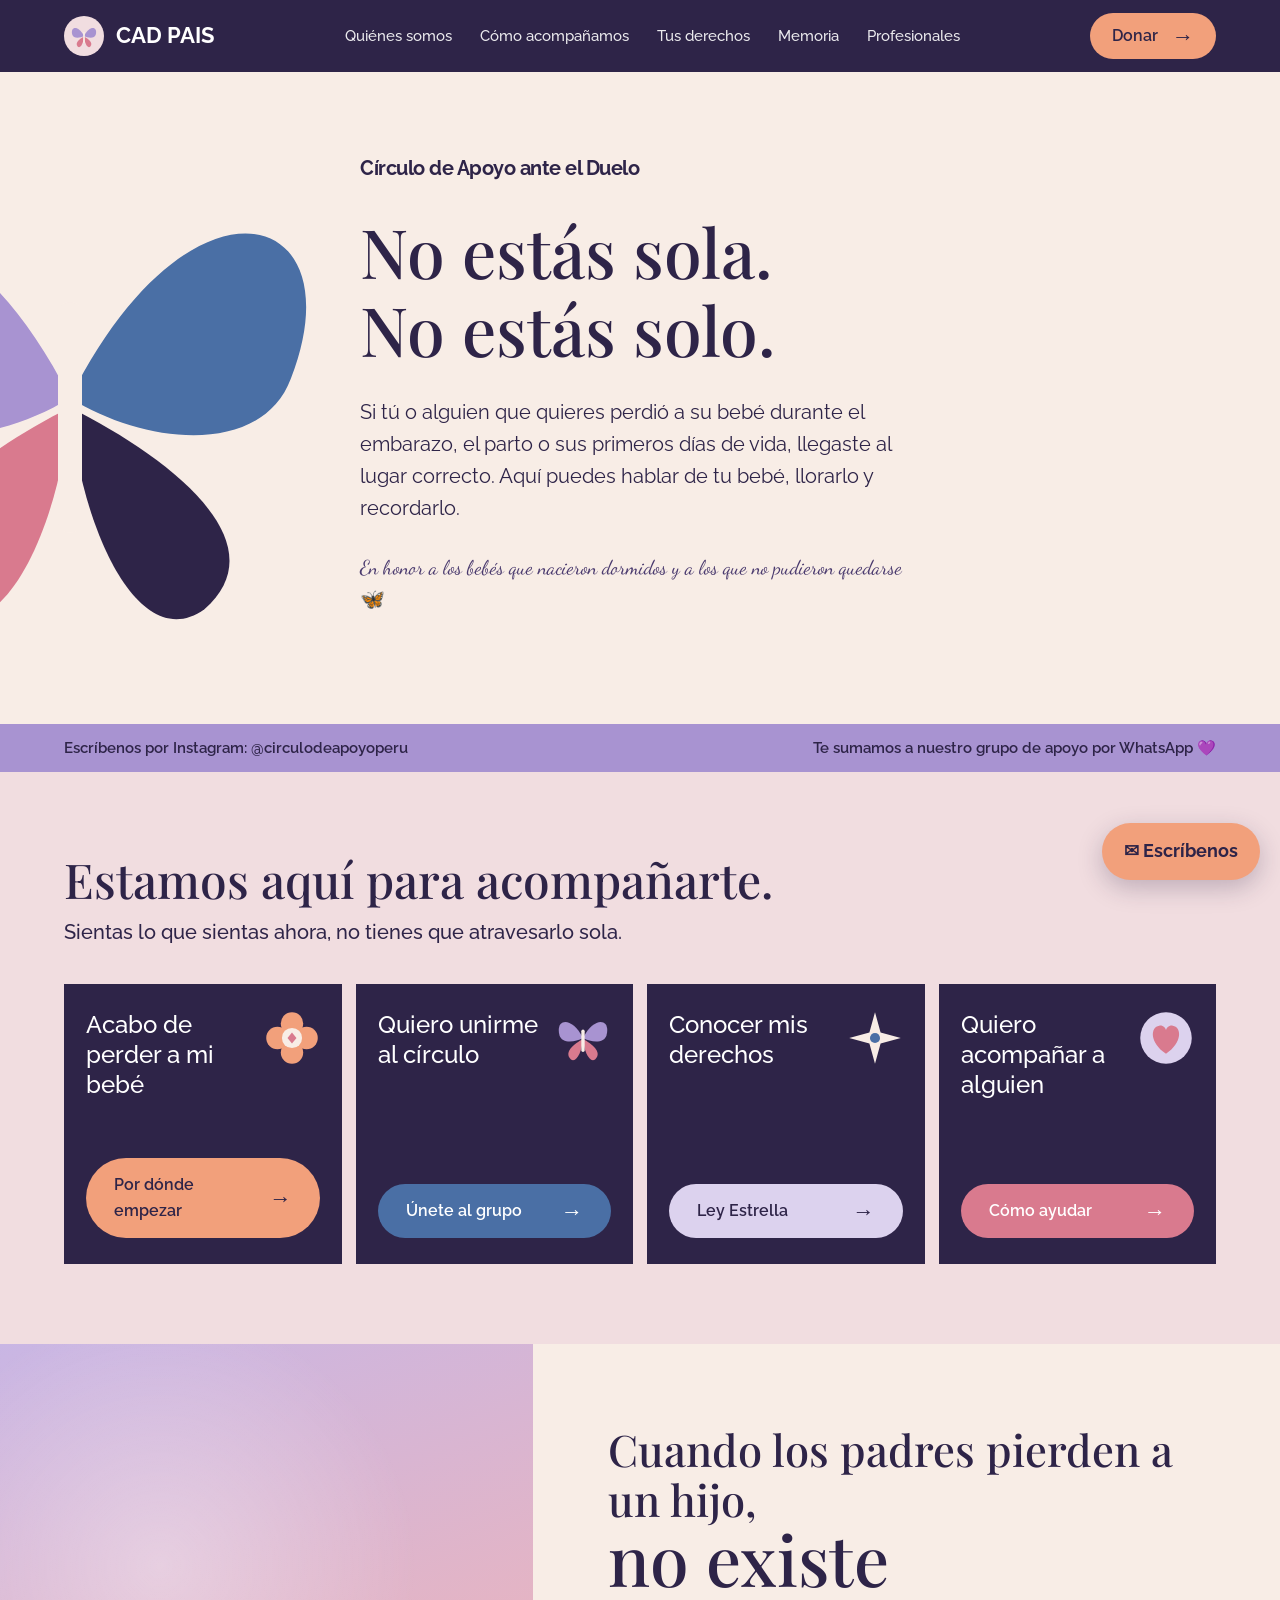
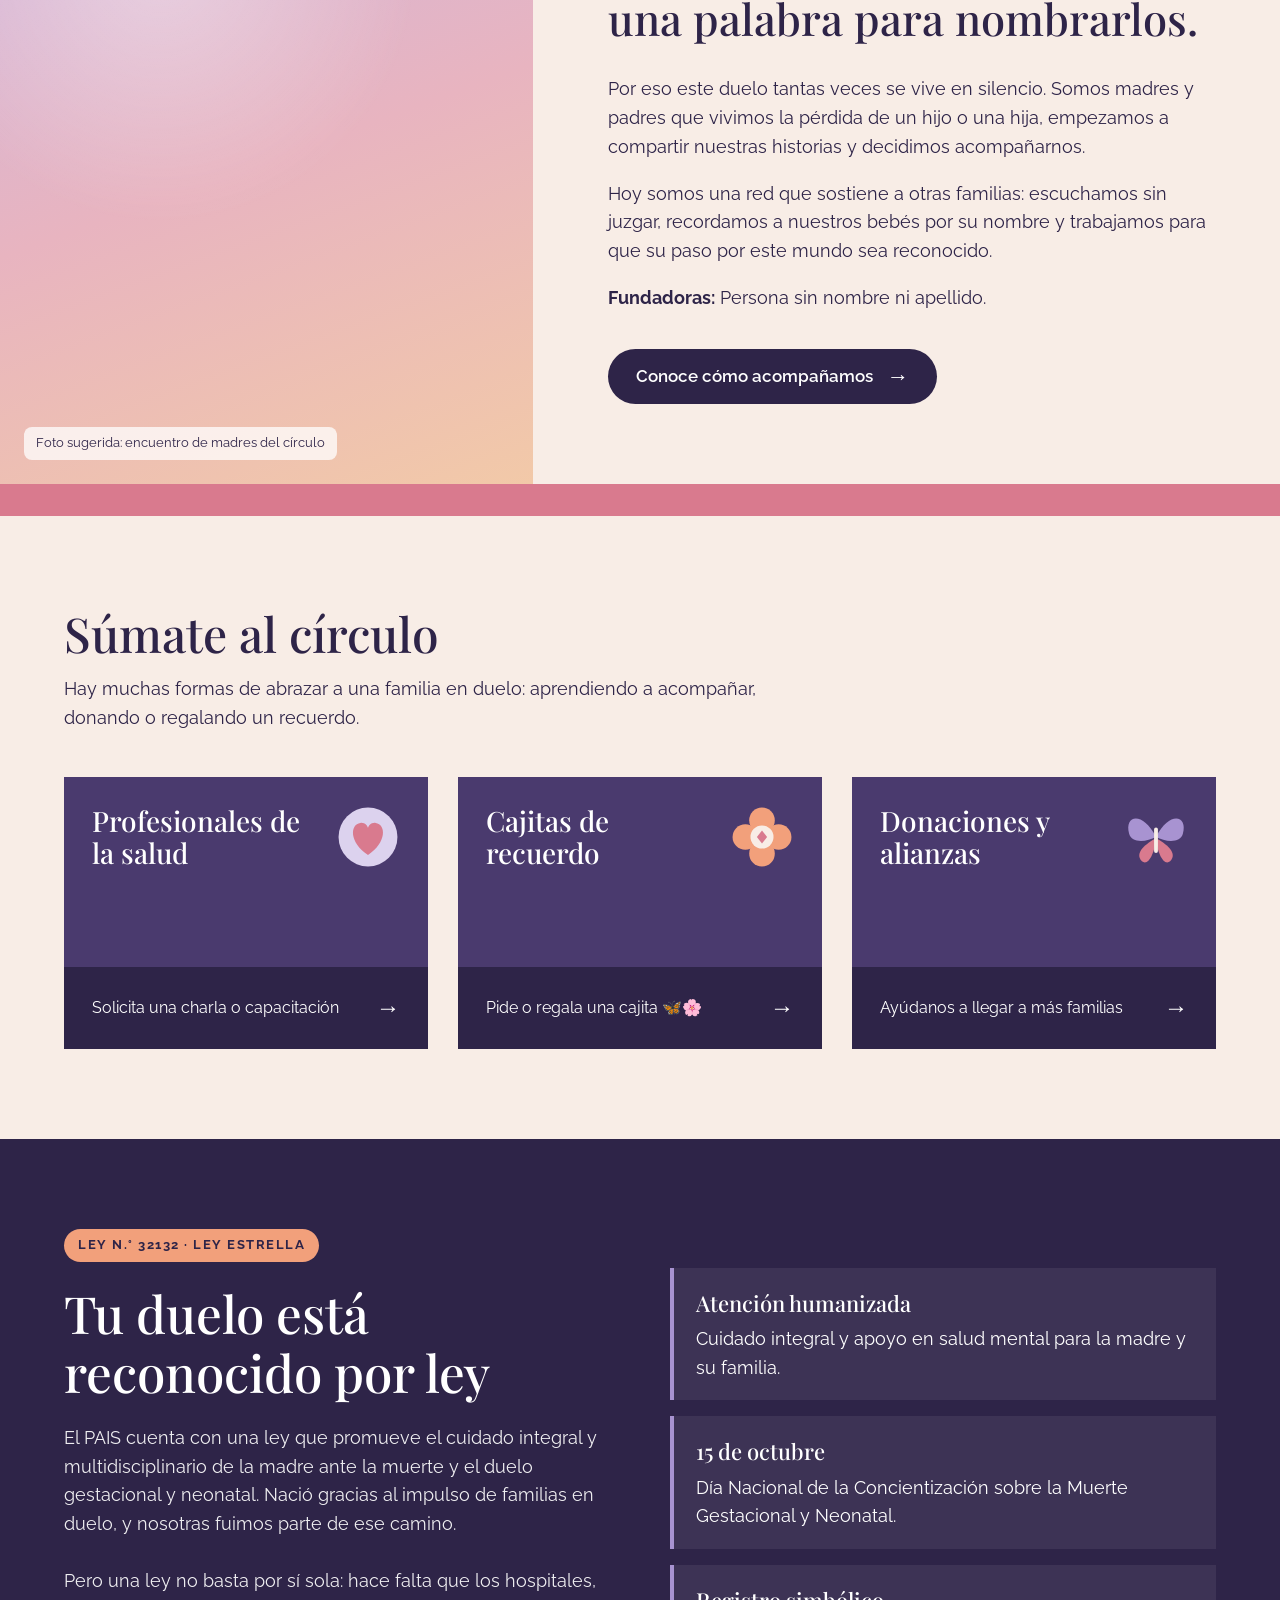
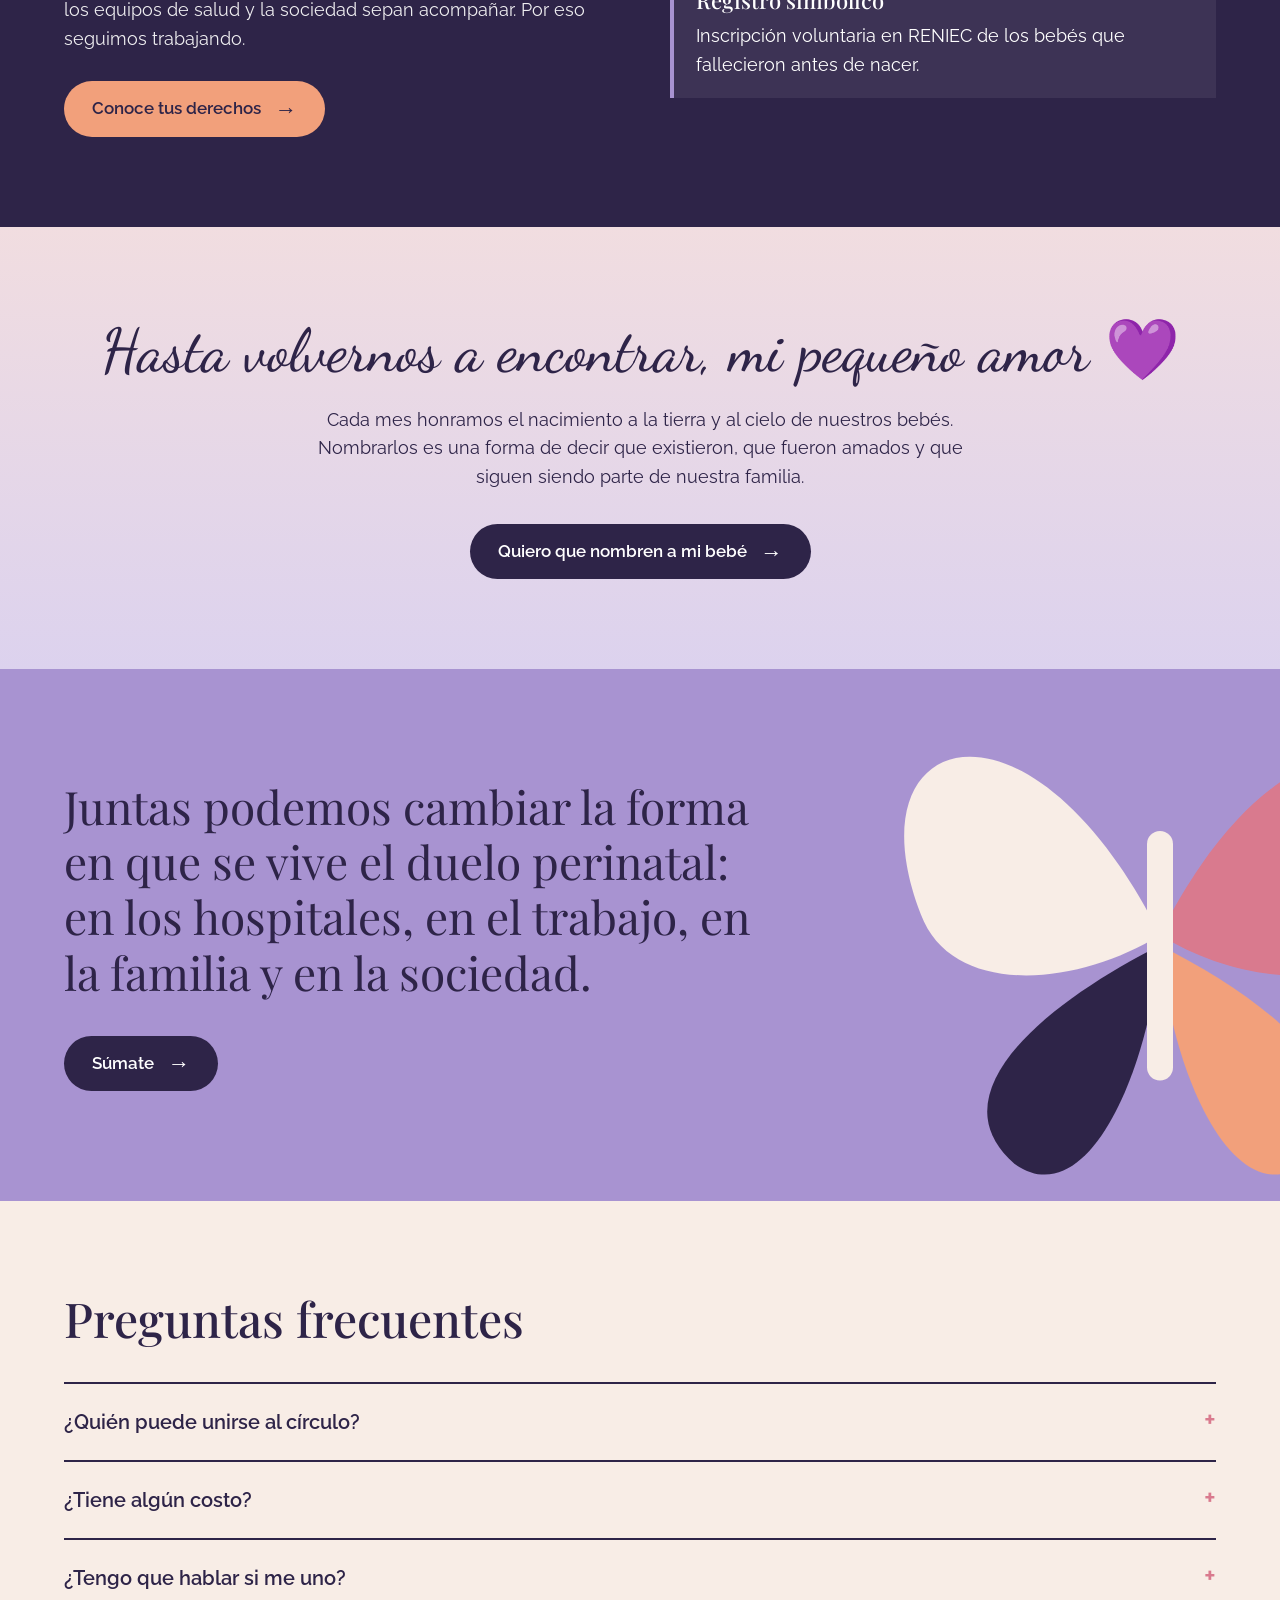
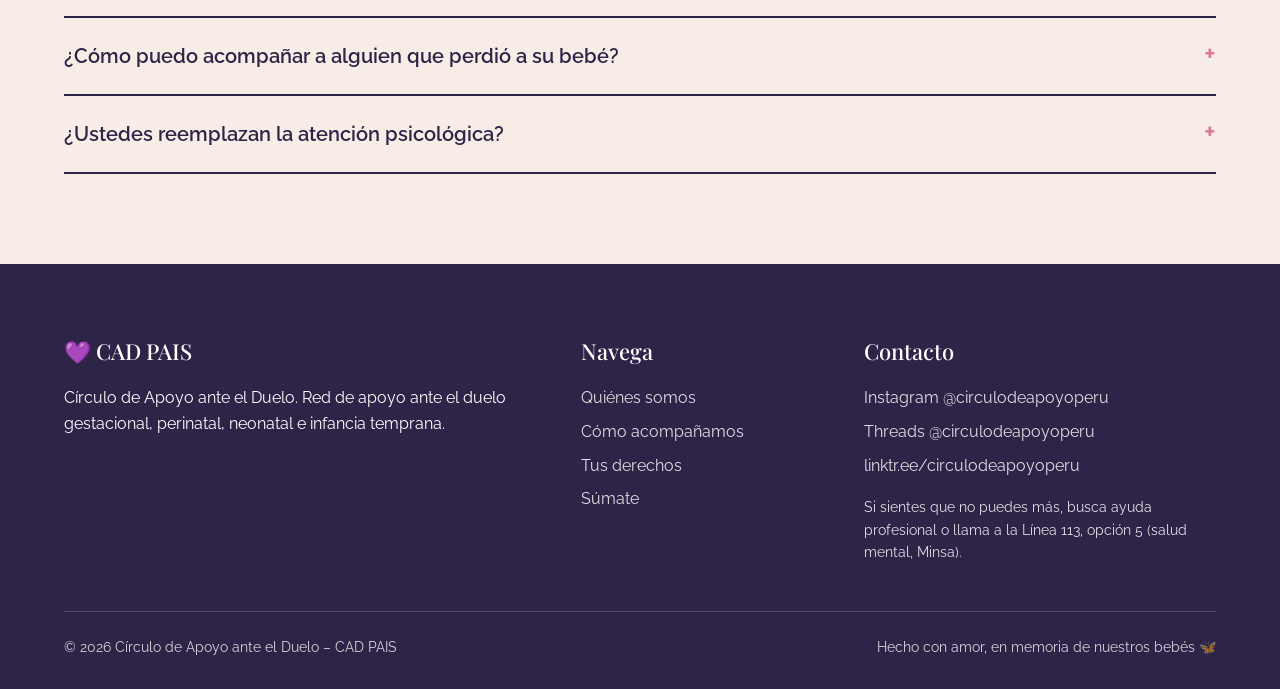
<file: public/assets/aistudio/cad-peru-web_a26004a8.html>
<!DOCTYPE html>
<html lang="es">
<head>
<meta charset="UTF-8">
<meta name="viewport" content="width=device-width, initial-scale=1.0">
<title>CAD PAIS | Círculo de Apoyo ante el Duelo Gestacional, Perinatal y Neonatal</title>
<meta name="description" content="Somos una red de familias que acompaña a madres y padres tras la pérdida de un bebé durante el embarazo, el parto o los primeros días de vida. No estás sola, no estás solo.">
<link rel="preconnect" href="https://fonts.googleapis.com">
<link rel="preconnect" href="https://fonts.gstatic.com" crossorigin>
<link href="https://fonts.googleapis.com/css2?family=Playfair+Display:wght@400;500;600&family=Raleway:wght@400;500;600;700&family=Dancing+Script:wght@500&display=swap" rel="stylesheet">
<style>
  :root{
    --morado:#2E2448;      /* fondo oscuro (header, tarjetas, footer) */
    --morado-2:#4A3A6E;
    --crema:#F8EDE6;       /* fondo cálido */
    --rosa:#F1DDE0;        /* fondo de sección */
    --lila:#A893D1;        /* acento */
    --lila-claro:#DCD2EE;
    --coral:#D97A8E;       /* franja y acento */
    --durazno:#F2A07B;     /* botón principal */
    --azul:#4A6FA5;        /* acento acuarela */
    --texto:#2E2448;
    --radio:999px;
  }
  *{box-sizing:border-box;margin:0;padding:0}
  html{scroll-behavior:smooth}
  body{font-family:'Raleway',sans-serif;color:var(--texto);background:var(--crema);font-size:18px;line-height:1.6}
  img,svg{display:block;max-width:100%}
  a{color:inherit}
  h1,h2,h3{font-family:'Playfair Display',serif;font-weight:500;line-height:1.15}
  .wrap{max-width:1200px;margin:0 auto;padding:0 24px}
  .script{font-family:'Dancing Script',cursive}

  /* Botones tipo píldora con flecha */
  .btn{display:inline-flex;align-items:center;gap:14px;padding:14px 28px;border-radius:var(--radio);
       font-weight:600;font-size:17px;text-decoration:none;border:0;cursor:pointer;transition:transform .2s, filter .2s}
  .btn:hover{transform:translateY(-2px);filter:brightness(1.05)}
  .btn::after{content:"→";font-size:22px;line-height:1}
  .btn-durazno{background:var(--durazno);color:var(--morado)}
  .btn-morado{background:var(--morado);color:#fff}
  .btn-lila{background:var(--lila-claro);color:var(--morado)}
  .btn-coral{background:var(--coral);color:#fff}
  .btn-azul{background:var(--azul);color:#fff}
  .btn-borde{background:transparent;color:#fff;box-shadow:inset 0 0 0 2px #fff}

  /* HEADER */
  header{position:sticky;top:0;z-index:50;background:var(--morado);color:#fff}
  .nav{display:flex;align-items:center;justify-content:space-between;height:72px}
  .logo{display:flex;align-items:center;gap:12px;text-decoration:none;font-weight:700;font-size:22px}
  .logo-icon{width:40px;height:40px;border-radius:50%;background:var(--rosa);display:grid;place-items:center}
  .menu{display:flex;gap:28px;list-style:none;font-size:15px;font-weight:500}
  .menu a{text-decoration:none;opacity:.9}
  .menu a:hover{opacity:1;text-decoration:underline;text-underline-offset:6px}
  .nav-right{display:flex;align-items:center;gap:18px}
  .nav-right .btn{padding:10px 22px;font-size:16px}
  .hamb{display:none;background:none;border:0;color:#fff;font-size:28px;cursor:pointer}

  /* HERO */
  .hero{position:relative;overflow:hidden;background:var(--crema);min-height:560px;display:flex;align-items:center}
  .hero-flor{position:absolute;left:-170px;top:50%;transform:translateY(-50%);width:480px;height:480px}
  .hero-txt{margin-left:auto;max-width:640px;padding:80px 0}
  .hero-marca{font-family:'Raleway',sans-serif;font-weight:700;font-size:34px;letter-spacing:-.5px;margin-bottom:36px}
  .hero h1{font-size:clamp(42px,6vw,68px);margin-bottom:28px}
  .hero p{font-size:20px;max-width:560px;margin-bottom:28px}
  .hero-pie{font-size:26px;color:var(--morado-2)}

  /* FRANJA DE CONTACTO */
  .franja-contacto{background:var(--lila);color:var(--morado);font-size:15px;font-weight:600}
  .franja-contacto .wrap{display:flex;justify-content:space-between;flex-wrap:wrap;gap:8px;padding-top:12px;padding-bottom:12px}

  /* TARJETAS DE AYUDA */
  .ayuda{background:var(--rosa);padding:80px 0}
  .ayuda-intro{font-size:20px;font-weight:500;margin-bottom:36px}
  .ayuda h2{font-size:clamp(34px,4vw,48px);margin-bottom:8px}
  .grid-4{display:grid;grid-template-columns:repeat(4,1fr);gap:14px}
  .card{background:var(--morado);color:#fff;padding:26px 22px;min-height:280px;display:flex;flex-direction:column;justify-content:space-between}
  .card-top{display:flex;justify-content:space-between;gap:12px}
  .card h3{font-family:'Raleway',sans-serif;font-weight:500;font-size:24px;line-height:1.25}
  .card svg{flex:0 0 56px;width:56px;height:56px}
  .card .btn{justify-content:space-between;width:100%;margin-top:28px;font-size:16px}

  /* BLOQUE DIVIDIDO */
  .dividido{display:grid;grid-template-columns:5fr 7fr;background:var(--crema)}
  .dividido-img{min-height:520px;background:
      radial-gradient(circle at 30% 30%, rgba(255,255,255,.35), transparent 40%),
      linear-gradient(160deg,#C9B6E4 0%,#E8B4C0 55%,#F2C9A8 100%);
      position:relative;display:flex;align-items:flex-end;padding:24px}
  .dividido-img small{background:rgba(255,255,255,.75);padding:6px 12px;border-radius:8px;font-size:13px}
  .dividido-txt{padding:80px 8% 80px 10%;display:flex;flex-direction:column;justify-content:center}
  .dividido-txt h2{font-size:clamp(30px,3.4vw,44px);margin-bottom:32px}
  .dividido-txt h2 .grande{font-size:1.6em;display:block;line-height:1}
  .dividido-txt p{margin-bottom:18px}
  .dividido-txt .btn{align-self:flex-start;margin-top:18px}

  .franja-coral{height:32px;background:var(--coral)}

  /* SÚMATE */
  .sumate{padding:90px 0}
  .sumate h2{font-size:clamp(34px,4vw,48px);margin-bottom:14px}
  .sumate > .wrap > p{max-width:720px;margin-bottom:44px}
  .grid-3{display:grid;grid-template-columns:repeat(3,1fr);gap:30px}
  .tile{text-decoration:none;display:flex;flex-direction:column}
  .tile-top{background:var(--morado-2);color:#fff;padding:28px;min-height:190px;display:flex;justify-content:space-between;gap:12px}
  .tile-top h3{font-size:28px}
  .tile-top svg{width:64px;height:64px;flex:0 0 64px}
  .tile-bottom{background:var(--morado);color:#fff;padding:22px 28px;display:flex;justify-content:space-between;align-items:center;font-size:16px}
  .tile-bottom::after{content:"→";font-size:24px}
  .tile:hover .tile-top{background:var(--azul)}

  /* LEY ESTRELLA */
  .ley{background:var(--morado);color:#fff;padding:90px 0;position:relative;overflow:hidden}
  .ley .wrap{display:grid;grid-template-columns:1fr 1fr;gap:60px;align-items:center}
  .etiqueta{display:inline-block;background:var(--durazno);color:var(--morado);font-weight:700;font-size:13px;
            letter-spacing:1.5px;text-transform:uppercase;padding:6px 14px;border-radius:var(--radio);margin-bottom:22px}
  .ley h2{font-size:clamp(34px,4vw,52px);margin-bottom:22px}
  .ley p{margin-bottom:28px;opacity:.92}
  .ley-puntos{list-style:none;display:grid;gap:16px}
  .ley-puntos li{background:rgba(255,255,255,.07);border-left:4px solid var(--lila);padding:18px 22px}
  .ley-puntos strong{display:block;font-family:'Playfair Display',serif;font-size:22px;font-weight:500;margin-bottom:4px}

  /* MEMORIA */
  .memoria{background:linear-gradient(180deg,var(--rosa),var(--lila-claro));padding:90px 0;text-align:center}
  .memoria h2{font-family:'Dancing Script',cursive;font-size:clamp(40px,5vw,60px);margin-bottom:20px}
  .memoria p{max-width:680px;margin:0 auto 32px}

  /* CITA GRANDE */
  .cita{background:var(--lila);position:relative;overflow:hidden;padding:110px 0}
  .cita blockquote{font-family:'Playfair Display',serif;font-size:clamp(30px,3.6vw,46px);line-height:1.2;max-width:720px;position:relative;z-index:2}
  .cita .btn{margin-top:36px;position:relative;z-index:2}
  .cita-flor{position:absolute;right:-140px;top:50%;transform:translateY(-50%);width:520px;height:520px;z-index:1}

  /* PREGUNTAS */
  .faq{padding:90px 0;background:var(--crema)}
  .faq h2{font-size:clamp(34px,4vw,48px);margin-bottom:36px}
  details{border-top:2px solid var(--morado);padding:22px 0}
  details:last-of-type{border-bottom:2px solid var(--morado)}
  summary{cursor:pointer;font-weight:600;font-size:20px;list-style:none;display:flex;justify-content:space-between;gap:16px}
  summary::-webkit-details-marker{display:none}
  summary::after{content:"+";font-size:28px;line-height:1;color:var(--coral)}
  details[open] summary::after{content:"–"}
  details p{margin-top:14px;max-width:820px}

  /* FOOTER */
  footer{background:var(--morado);color:#fff;padding:70px 0 30px;font-size:16px}
  .foot-grid{display:grid;grid-template-columns:2fr 1fr 1.5fr;gap:48px;margin-bottom:48px}
  footer h4{font-family:'Playfair Display',serif;font-weight:500;font-size:22px;margin-bottom:16px}
  footer ul{list-style:none;display:grid;gap:8px}
  footer a{text-decoration:none;opacity:.85}
  footer a:hover{opacity:1;text-decoration:underline}
  .foot-legal{border-top:1px solid rgba(255,255,255,.2);padding-top:24px;font-size:14px;opacity:.8;display:flex;justify-content:space-between;flex-wrap:wrap;gap:12px}

  /* BOTÓN FLOTANTE */
  .flotante{position:fixed;right:20px;bottom:20px;z-index:60;background:var(--durazno);color:var(--morado);
            padding:14px 22px;border-radius:var(--radio);font-weight:700;text-decoration:none;box-shadow:0 8px 24px rgba(46,36,72,.25);display:flex;gap:10px;align-items:center}

  /* RESPONSIVE */
  @media (max-width:1000px){
    .menu{display:none}
    .hamb{display:block}
    .grid-4{grid-template-columns:repeat(2,1fr)}
    .grid-3{grid-template-columns:1fr}
    .ley .wrap{grid-template-columns:1fr}
    .foot-grid{grid-template-columns:1fr 1fr}
  }
  @media (max-width:700px){
    body{font-size:17px}
    .hero{min-height:auto}
    .hero-flor{width:300px;height:300px;left:auto;right:-110px;top:40px;transform:none;opacity:.35}
    .hero-txt{padding:56px 0}
    .hero-marca{font-size:26px}
    .grid-4{grid-template-columns:1fr}
    .card{min-height:220px}
    .dividido{grid-template-columns:1fr}
    .dividido-img{min-height:260px}
    .dividido-txt{padding:56px 24px}
    .cita-flor{opacity:.3}
    .foot-grid{grid-template-columns:1fr}
    .nav-right .btn{display:none}
    .flotante{left:20px;justify-content:center}
  }
</style>
</head>
<body>

<!-- Símbolos SVG reutilizables: mariposa, estrella, corazón, flor -->
<svg width="0" height="0" style="position:absolute" aria-hidden="true">
  <defs>
    <symbol id="mariposa" viewBox="0 0 100 100">
      <path d="M50 50 C30 10, 0 15, 8 45 C12 60, 35 58, 50 50Z" fill="#A893D1"/>
      <path d="M50 50 C70 10, 100 15, 92 45 C88 60, 65 58, 50 50Z" fill="#A893D1"/>
      <path d="M50 52 C35 60, 15 75, 28 88 C38 96, 48 75, 50 52Z" fill="#D97A8E"/>
      <path d="M50 52 C65 60, 85 75, 72 88 C62 96, 52 75, 50 52Z" fill="#D97A8E"/>
      <rect x="47" y="35" width="6" height="40" rx="3" fill="#F8EDE6"/>
    </symbol>
    <symbol id="estrella" viewBox="0 0 100 100">
      <path d="M50 4 L60 40 L96 50 L60 60 L50 96 L40 60 L4 50 L40 40Z" fill="#F8EDE6"/>
      <circle cx="50" cy="50" r="9" fill="#4A6FA5"/>
    </symbol>
    <symbol id="corazon" viewBox="0 0 100 100">
      <circle cx="50" cy="50" r="46" fill="#DCD2EE"/>
      <path d="M50 78 C20 58, 22 30, 38 28 C45 27, 49 32, 50 36 C51 32, 55 27, 62 28 C78 30, 80 58, 50 78Z" fill="#D97A8E"/>
    </symbol>
    <symbol id="flor" viewBox="0 0 100 100">
      <g fill="#F2A07B">
        <circle cx="50" cy="24" r="20"/><circle cx="76" cy="50" r="20"/>
        <circle cx="50" cy="76" r="20"/><circle cx="24" cy="50" r="20"/>
      </g>
      <circle cx="50" cy="50" r="18" fill="#F8EDE6"/>
      <path d="M50 40 L58 50 L50 60 L42 50Z" fill="#D97A8E"/>
    </symbol>
  </defs>
</svg>

<!-- ============ HEADER ============ -->
<header>
  <div class="wrap nav">
    <a href="#" class="logo" aria-label="CAD PAIS, inicio">
      <span class="logo-icon"><svg width="28" height="28"><use href="#mariposa"/></svg></span>
      CAD PAIS
    </a>
    <ul class="menu">
      <li><a href="#quienes">Quiénes somos</a></li>
      <li><a href="#acompanamos">Cómo acompañamos</a></li>
      <li><a href="#derechos">Tus derechos</a></li>
      <li><a href="#memoria">Memoria</a></li>
      <li><a href="#sumate">Profesionales</a></li>
    </ul>
    <div class="nav-right">
      <a href="#sumate" class="btn btn-durazno">Donar</a>
      <button class="hamb" aria-label="Abrir menú">☰</button>
    </div>
  </div>
</header>

<!-- ============ HERO ============ -->
<section class="hero">
  <!-- Ilustración geométrica: mariposa grande -->
  <svg class="hero-flor" viewBox="0 0 100 100" aria-hidden="true">
    <path d="M50 50 C25 0, -10 10, 4 46 C10 62, 34 60, 50 50Z" fill="#A893D1"/>
    <path d="M50 50 C75 0, 110 10, 96 46 C90 62, 66 60, 50 50Z" fill="#4A6FA5"/>
    <path d="M50 52 C30 62, 6 80, 22 94 C36 104, 48 76, 50 52Z" fill="#D97A8E"/>
    <path d="M50 52 C70 62, 94 80, 78 94 C64 104, 52 76, 50 52Z" fill="#2E2448"/>
    <rect x="47.5" y="30" width="5" height="48" rx="2.5" fill="#F8EDE6"/>
  </svg>

  <div class="wrap">
    <div class="hero-txt">
      <p class="hero-marca">Círculo de Apoyo ante el Duelo</p>
      <h1>No estás sola.<br>No estás solo.</h1>
      <p>Si tú o alguien que quieres perdió a su bebé durante el embarazo, el parto o sus primeros días de vida, llegaste al lugar correcto. Aquí puedes hablar de tu bebé, llorarlo y recordarlo.</p>
      <p class="hero-pie script">En honor a los bebés que nacieron dormidos y a los que no pudieron quedarse 🦋</p>
    </div>
  </div>
</section>

<!-- ============ FRANJA DE CONTACTO ============ -->
<div class="franja-contacto">
  <div class="wrap">
    <span>Escríbenos por Instagram: @circulodeapoyoperu</span>
    <span>Te sumamos a nuestro grupo de apoyo por WhatsApp 💜</span>
  </div>
</div>

<!-- ============ TARJETAS: ¿QUÉ NECESITAS? ============ -->
<section class="ayuda" id="acompanamos">
  <div class="wrap">
    <h2>Estamos aquí para acompañarte.</h2>
    <p class="ayuda-intro">Sientas lo que sientas ahora, no tienes que atravesarlo sola.</p>

    <div class="grid-4">
      <article class="card">
        <div class="card-top">
          <h3>Acabo de perder a mi bebé</h3>
          <svg aria-hidden="true"><use href="#flor"/></svg>
        </div>
        <a href="#preguntas" class="btn btn-durazno">Por dónde empezar</a>
      </article>

      <article class="card">
        <div class="card-top">
          <h3>Quiero unirme al círculo</h3>
          <svg aria-hidden="true"><use href="#mariposa"/></svg>
        </div>
        <a href="https://www.instagram.com/circulodeapoyoperu/" class="btn btn-azul">Únete al grupo</a>
      </article>

      <article class="card">
        <div class="card-top">
          <h3>Conocer mis derechos</h3>
          <svg aria-hidden="true"><use href="#estrella"/></svg>
        </div>
        <a href="#derechos" class="btn btn-lila">Ley Estrella</a>
      </article>

      <article class="card">
        <div class="card-top">
          <h3>Quiero acompañar a alguien</h3>
          <svg aria-hidden="true"><use href="#corazon"/></svg>
        </div>
        <a href="#preguntas" class="btn btn-coral">Cómo ayudar</a>
      </article>
    </div>
  </div>
</section>

<!-- ============ BLOQUE DIVIDIDO: QUIÉNES SOMOS ============ -->
<section class="dividido" id="quienes">
  <div class="dividido-img" role="img" aria-label="Espacio para una foto de un encuentro del círculo">
    <small>Foto sugerida: encuentro de madres del círculo</small>
  </div>
  <div class="dividido-txt">
    <h2>Cuando los padres pierden a un hijo,
      <span class="grande">no existe</span>
      una palabra para nombrarlos.</h2>
    <p>Por eso este duelo tantas veces se vive en silencio. Somos madres y padres que vivimos la pérdida de un hijo o una hija, empezamos a compartir nuestras historias y decidimos acompañarnos.</p>
    <p>Hoy somos una red que sostiene a otras familias: escuchamos sin juzgar, recordamos a nuestros bebés por su nombre y trabajamos para que su paso por este mundo sea reconocido.</p>
    <p><strong>Fundadoras:</strong> Persona sin nombre ni apellido.</p>
    <a href="#acompanamos" class="btn btn-morado">Conoce cómo acompañamos</a>
  </div>
</section>

<div class="franja-coral" aria-hidden="true"></div>

<!-- ============ SÚMATE ============ -->
<section class="sumate" id="sumate">
  <div class="wrap">
    <h2>Súmate al círculo</h2>
    <p>Hay muchas formas de abrazar a una familia en duelo: aprendiendo a acompañar, donando o regalando un recuerdo.</p>

    <div class="grid-3">
      <a href="#" class="tile">
        <div class="tile-top">
          <h3>Profesionales de la salud</h3>
          <svg aria-hidden="true"><use href="#corazon"/></svg>
        </div>
        <div class="tile-bottom">Solicita una charla o capacitación</div>
      </a>
      <a href="#" class="tile">
        <div class="tile-top">
          <h3>Cajitas de recuerdo</h3>
          <svg aria-hidden="true"><use href="#flor"/></svg>
        </div>
        <div class="tile-bottom">Pide o regala una cajita 🦋🌸</div>
      </a>
      <a href="#" class="tile">
        <div class="tile-top">
          <h3>Donaciones y alianzas</h3>
          <svg aria-hidden="true"><use href="#mariposa"/></svg>
        </div>
        <div class="tile-bottom">Ayúdanos a llegar a más familias</div>
      </a>
    </div>
  </div>
</section>

<!-- ============ LEY ESTRELLA ============ -->
<section class="ley" id="derechos">
  <div class="wrap">
    <div>
      <span class="etiqueta">Ley N.° 32132 · Ley Estrella</span>
      <h2>Tu duelo está reconocido por ley</h2>
      <p>El PAIS cuenta con una ley que promueve el cuidado integral y multidisciplinario de la madre ante la muerte y el duelo gestacional y neonatal. Nació gracias al impulso de familias en duelo, y nosotras fuimos parte de ese camino.</p>
      <p>Pero una ley no basta por sí sola: hace falta que los hospitales, los equipos de salud y la sociedad sepan acompañar. Por eso seguimos trabajando.</p>
      <a href="#" class="btn btn-durazno">Conoce tus derechos</a>
    </div>
    <ul class="ley-puntos">
      <li><strong>Atención humanizada</strong>Cuidado integral y apoyo en salud mental para la madre y su familia.</li>
      <li><strong>15 de octubre</strong>Día Nacional de la Concientización sobre la Muerte Gestacional y Neonatal.</li>
      <li><strong>Registro simbólico</strong>Inscripción voluntaria en RENIEC de los bebés que fallecieron antes de nacer.</li>
    </ul>
  </div>
</section>

<!-- ============ MEMORIA ============ -->
<section class="memoria" id="memoria">
  <div class="wrap">
    <h2>Hasta volvernos a encontrar, mi pequeño amor 💜</h2>
    <p>Cada mes honramos el nacimiento a la tierra y al cielo de nuestros bebés. Nombrarlos es una forma de decir que existieron, que fueron amados y que siguen siendo parte de nuestra familia.</p>
    <a href="https://www.instagram.com/circulodeapoyoperu/" class="btn btn-morado">Quiero que nombren a mi bebé</a>
  </div>
</section>

<!-- ============ CITA GRANDE ============ -->
<section class="cita">
  <svg class="cita-flor" viewBox="0 0 100 100" aria-hidden="true">
    <path d="M50 50 C25 0, -10 10, 4 46 C10 62, 34 60, 50 50Z" fill="#F8EDE6"/>
    <path d="M50 50 C75 0, 110 10, 96 46 C90 62, 66 60, 50 50Z" fill="#D97A8E"/>
    <path d="M50 52 C30 62, 6 80, 22 94 C36 104, 48 76, 50 52Z" fill="#2E2448"/>
    <path d="M50 52 C70 62, 94 80, 78 94 C64 104, 52 76, 50 52Z" fill="#F2A07B"/>
    <rect x="47.5" y="30" width="5" height="48" rx="2.5" fill="#F8EDE6"/>
  </svg>
  <div class="wrap">
    <blockquote>Juntas podemos cambiar la forma en que se vive el duelo perinatal: en los hospitales, en el trabajo, en la familia y en la sociedad.</blockquote>
    <a href="#sumate" class="btn btn-morado">Súmate</a>
  </div>
</section>

<!-- ============ PREGUNTAS FRECUENTES ============ -->
<section class="faq" id="preguntas">
  <div class="wrap">
    <h2>Preguntas frecuentes</h2>
    <details>
      <summary>¿Quién puede unirse al círculo?</summary>
      <p>Madres, padres y familiares que hayan perdido a un bebé durante el embarazo, el parto, los primeros días de vida o la infancia temprana, sin importar cuánto tiempo haya pasado.</p>
    </details>
    <details>
      <summary>¿Tiene algún costo?</summary>
      <p>Unirse al grupo de apoyo es gratuito.</p>
    </details>
    <details>
      <summary>¿Tengo que hablar si me uno?</summary>
      <p>No. Puedes leer y acompañar en silencio hasta que te sientas lista o listo.</p>
    </details>
    <details>
      <summary>¿Cómo puedo acompañar a alguien que perdió a su bebé?</summary>
      <p>Nombra a su bebé, pregúntale cómo está y escucha sin intentar arreglar su dolor. Evita frases como “ya tendrás otro”. Tu presencia vale más que cualquier consejo.</p>
    </details>
    <details>
      <summary>¿Ustedes reemplazan la atención psicológica?</summary>
      <p>No. Somos acompañamiento entre pares. Si lo necesitas, te orientamos para buscar apoyo profesional.</p>
    </details>
  </div>
</section>

<!-- ============ FOOTER ============ -->
<footer>
  <div class="wrap">
    <div class="foot-grid">
      <div>
        <h4>💜 CAD PAIS</h4>
        <p>Círculo de Apoyo ante el Duelo. Red de apoyo ante el duelo gestacional, perinatal, neonatal e infancia temprana.</p>
      </div>
      <div>
        <h4>Navega</h4>
        <ul>
          <li><a href="#quienes">Quiénes somos</a></li>
          <li><a href="#acompanamos">Cómo acompañamos</a></li>
          <li><a href="#derechos">Tus derechos</a></li>
          <li><a href="#sumate">Súmate</a></li>
        </ul>
      </div>
      <div>
        <h4>Contacto</h4>
        <ul>
          <li><a href="https://www.instagram.com/circulodeapoyoperu/">Instagram @circulodeapoyoperu</a></li>
          <li><a href="https://www.threads.net/@circulodeapoyoperu">Threads @circulodeapoyoperu</a></li>
          <li><a href="https://linktr.ee/circulodeapoyoperu">linktr.ee/circulodeapoyoperu</a></li>
        </ul>
        <p style="margin-top:18px;font-size:14px;opacity:.85">Si sientes que no puedes más, busca ayuda profesional o llama a la Línea 113, opción 5 (salud mental, Minsa).</p>
      </div>
    </div>
    <div class="foot-legal">
      <span>© 2026 Círculo de Apoyo ante el Duelo – CAD PAIS</span>
      <span>Hecho con amor, en memoria de nuestros bebés 🦋</span>
    </div>
  </div>
</footer>

<a href="https://www.instagram.com/circulodeapoyoperu/" class="flotante">✉ Escríbenos</a>

</body>
</html>
</file>
